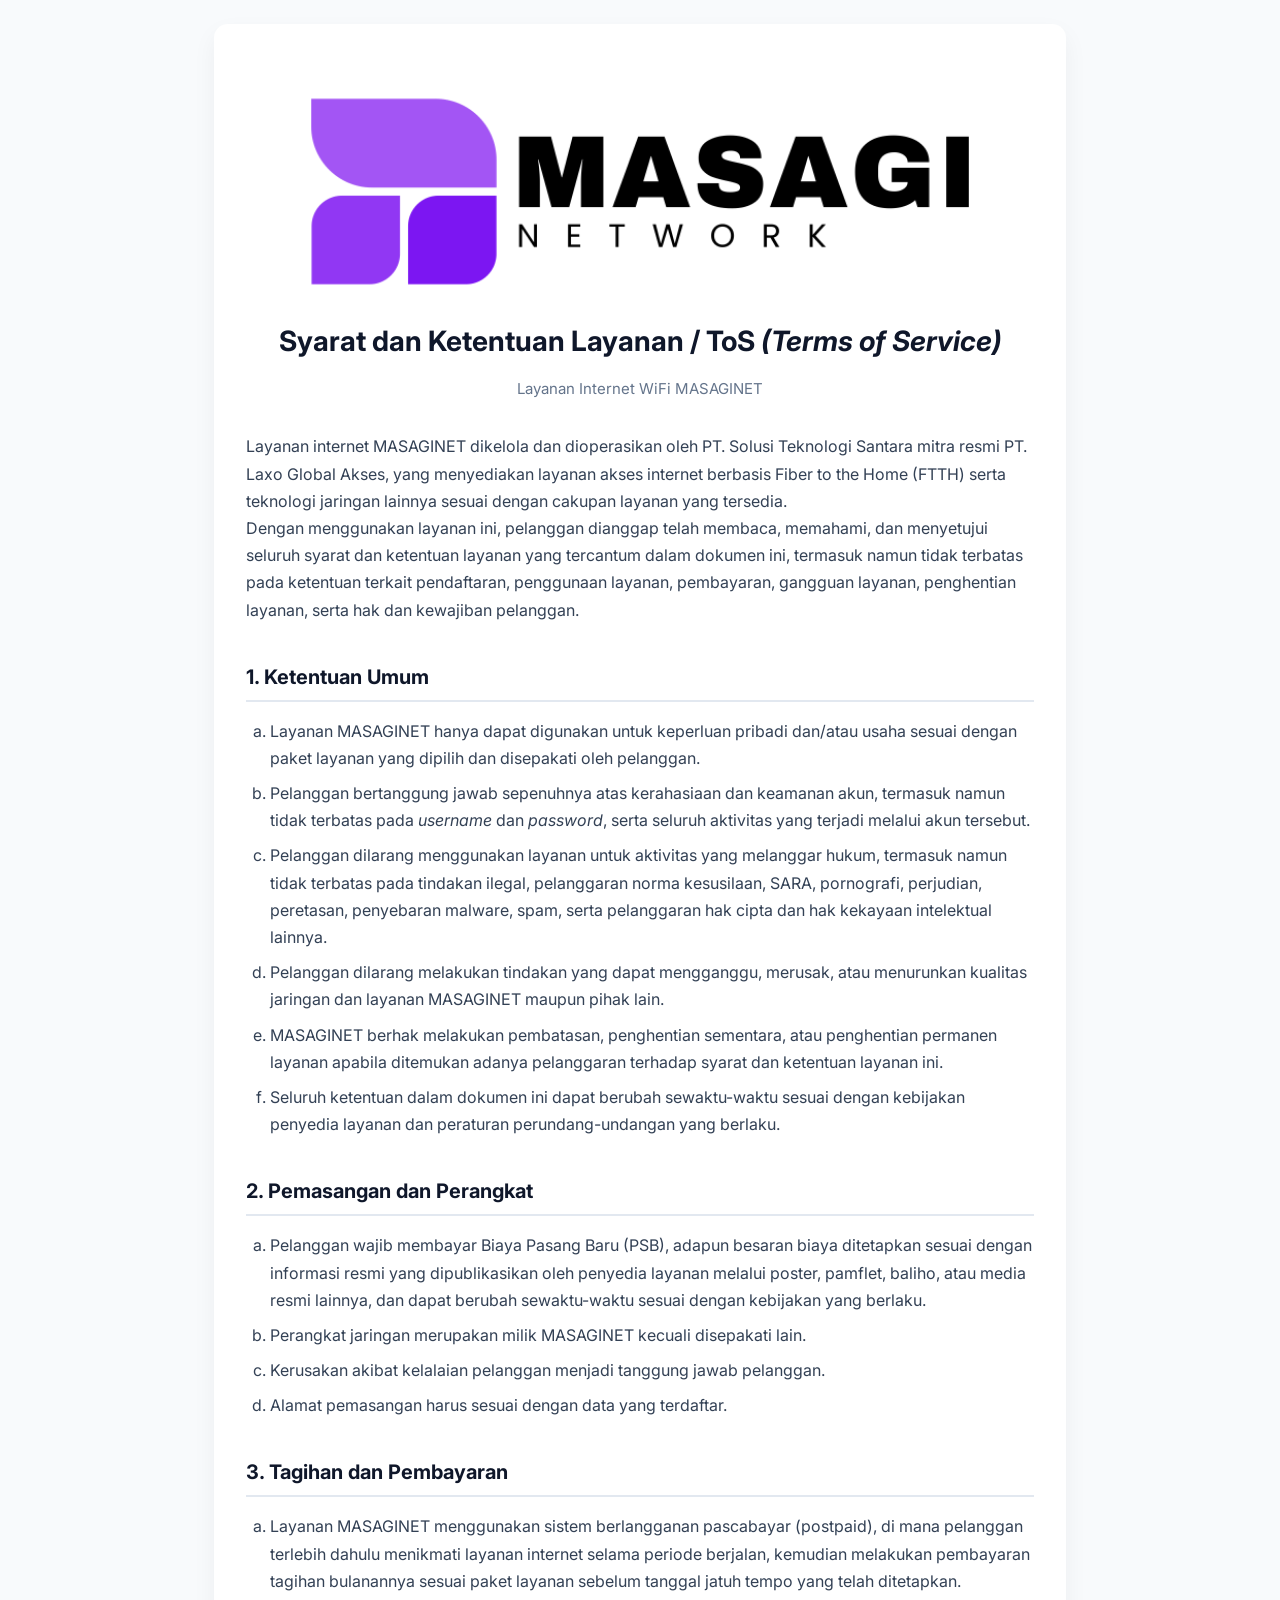
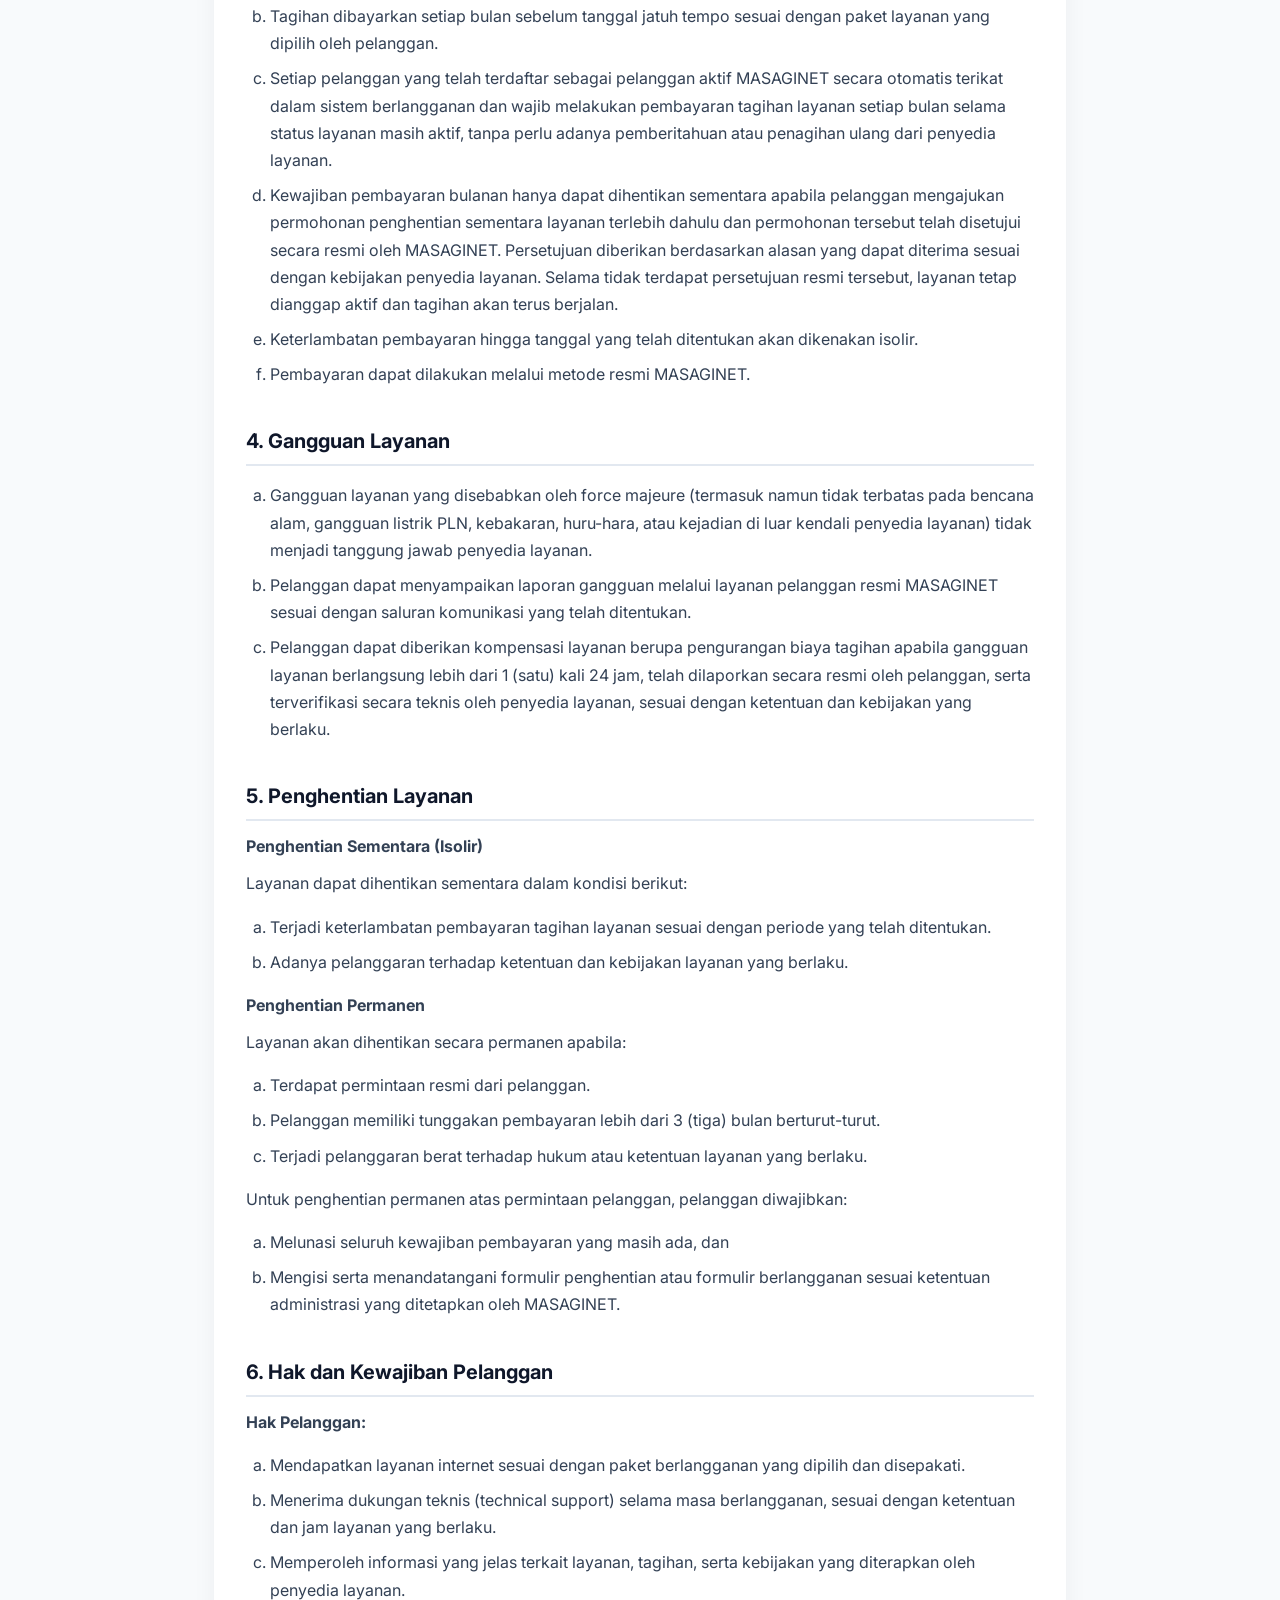
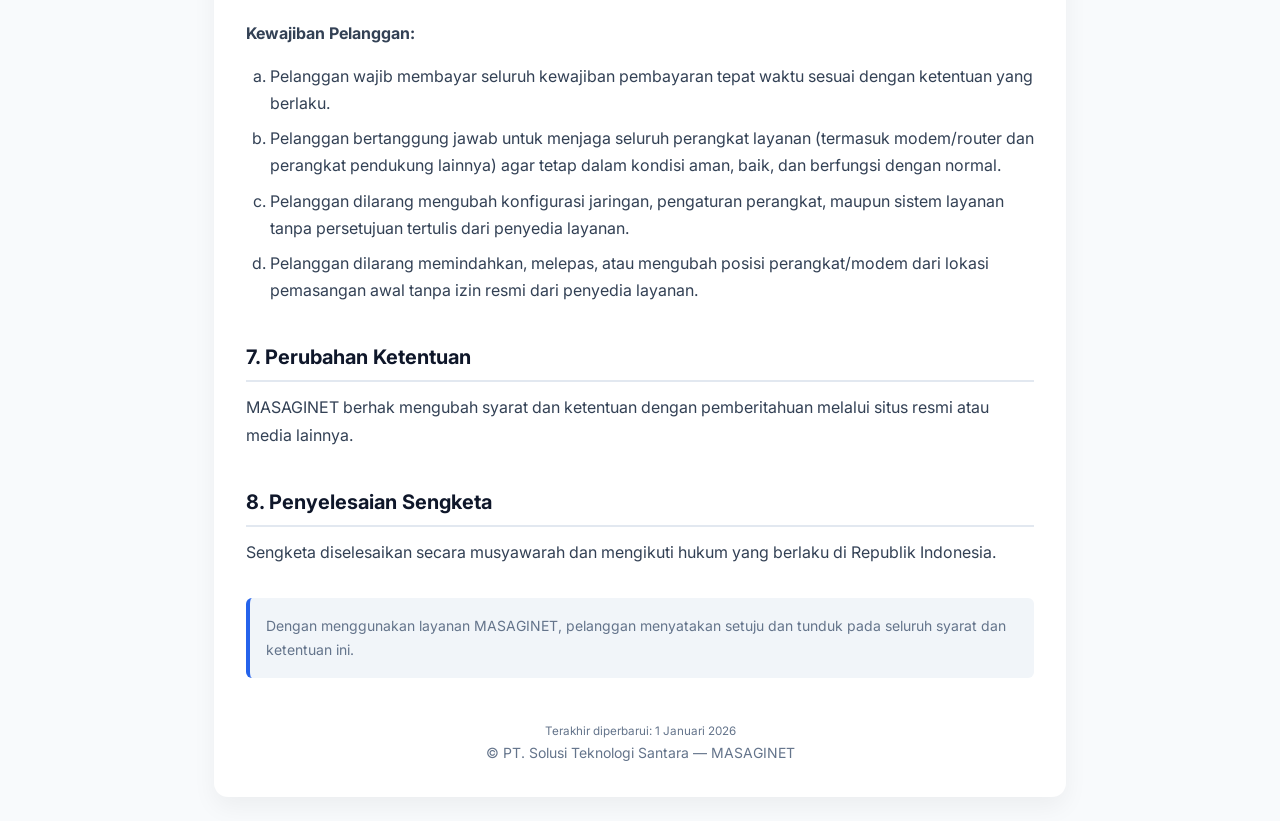
<file: tos/index.html>
<!DOCTYPE html>
<html lang="id">
<head>
    <meta charset="UTF-8">
    <meta name="viewport" content="width=device-width, initial-scale=1.0">
    <title>Syarat & Ketentuan Layanan | MASAGINET</title>

    <!-- Google Font -->
    <link href="https://fonts.googleapis.com/css2?family=Inter:wght@300;400;500;600;700&display=swap" rel="stylesheet">
    <link rel="stylesheet" type="text/css" href="style.css">
</head>
<body>

<div class="container">
    <div class="card">
        <br>
        <img src="logo.png" alt="Logo" class="logo" width="85%">
        <header>
            <h1>Syarat dan Ketentuan Layanan / ToS <i>(Terms of Service)</i></h1>
            <p>Layanan Internet WiFi MASAGINET</p>
        </header>

        <p>Layanan internet MASAGINET dikelola dan dioperasikan oleh PT. Solusi Teknologi Santara mitra resmi PT. Laxo Global Akses, yang menyediakan layanan akses internet berbasis Fiber to the Home (FTTH) serta teknologi jaringan lainnya sesuai dengan cakupan layanan yang tersedia. <br> Dengan menggunakan layanan ini, pelanggan dianggap telah membaca, memahami, dan menyetujui seluruh syarat dan ketentuan layanan yang tercantum dalam dokumen ini, termasuk namun tidak terbatas pada ketentuan terkait pendaftaran, penggunaan layanan, pembayaran, gangguan layanan, penghentian layanan, serta hak dan kewajiban pelanggan.</p>
        
        <h2>1. Ketentuan Umum</h2>
        <ol>
            <li>
                Layanan MASAGINET hanya dapat digunakan untuk keperluan pribadi dan/atau usaha
                sesuai dengan paket layanan yang dipilih dan disepakati oleh pelanggan.
            </li>
            <li>
                Pelanggan bertanggung jawab sepenuhnya atas kerahasiaan dan keamanan akun,
                termasuk namun tidak terbatas pada <em>username</em> dan <em>password</em>,
                serta seluruh aktivitas yang terjadi melalui akun tersebut.
            </li>
            <li>
                Pelanggan dilarang menggunakan layanan untuk aktivitas yang melanggar hukum,
                termasuk namun tidak terbatas pada tindakan ilegal, pelanggaran norma kesusilaan,
                SARA, pornografi, perjudian, peretasan, penyebaran malware, spam, serta
                pelanggaran hak cipta dan hak kekayaan intelektual lainnya.
            </li>
            <li>
                Pelanggan dilarang melakukan tindakan yang dapat mengganggu, merusak,
                atau menurunkan kualitas jaringan dan layanan MASAGINET maupun pihak lain.
            </li>
            <li>
                MASAGINET berhak melakukan pembatasan, penghentian sementara, atau
                penghentian permanen layanan apabila ditemukan adanya pelanggaran terhadap
                syarat dan ketentuan layanan ini.
            </li>
            <li>
                Seluruh ketentuan dalam dokumen ini dapat berubah sewaktu-waktu sesuai dengan
                kebijakan penyedia layanan dan peraturan perundang-undangan yang berlaku.
            </li>
        </ol>

        <h2>2. Pemasangan dan Perangkat</h2>
        <ol>
            <li>Pelanggan wajib membayar Biaya Pasang Baru (PSB), adapun besaran biaya ditetapkan sesuai dengan informasi resmi yang dipublikasikan oleh penyedia layanan melalui poster, pamflet, baliho, atau media resmi lainnya, dan dapat berubah sewaktu-waktu sesuai dengan kebijakan yang berlaku.</li>
            <li>Perangkat jaringan merupakan milik MASAGINET kecuali disepakati lain.</li>
            <li>Kerusakan akibat kelalaian pelanggan menjadi tanggung jawab pelanggan.</li>
            <li>Alamat pemasangan harus sesuai dengan data yang terdaftar.</li>
        </ol>

        <h2>3. Tagihan dan Pembayaran</h2>
        <ol>
        <li>
            Layanan MASAGINET menggunakan sistem berlangganan pascabayar (postpaid), di mana pelanggan terlebih dahulu menikmati layanan internet selama periode berjalan, kemudian melakukan pembayaran tagihan bulanannya sesuai paket layanan sebelum tanggal jatuh tempo yang telah ditetapkan.
        </li>

        <li>
            Tagihan dibayarkan setiap bulan sebelum tanggal jatuh tempo sesuai dengan paket layanan yang dipilih oleh pelanggan.
        </li>

        <li>
            Setiap pelanggan yang telah terdaftar sebagai pelanggan aktif MASAGINET secara otomatis terikat dalam sistem berlangganan dan wajib melakukan pembayaran tagihan layanan setiap bulan selama status layanan masih aktif, tanpa perlu adanya pemberitahuan atau penagihan ulang dari penyedia layanan.
        </li>

        <li>
            Kewajiban pembayaran bulanan hanya dapat dihentikan sementara apabila pelanggan mengajukan permohonan penghentian sementara layanan terlebih dahulu dan permohonan tersebut telah disetujui secara resmi oleh MASAGINET. Persetujuan diberikan berdasarkan alasan yang dapat diterima sesuai dengan kebijakan penyedia layanan. Selama tidak terdapat persetujuan resmi tersebut, layanan tetap dianggap aktif dan tagihan akan terus berjalan.
        </li>

        <li>
            Keterlambatan pembayaran hingga tanggal yang telah ditentukan akan dikenakan isolir.
        </li>

        <li>
            Pembayaran dapat dilakukan melalui metode resmi MASAGINET.
        </li>
        </ol>

        <h2>4. Gangguan Layanan</h2>
        <ol>
            <li>Gangguan layanan yang disebabkan oleh force majeure (termasuk namun tidak terbatas pada bencana alam, gangguan listrik PLN, kebakaran, huru-hara, atau kejadian di luar kendali penyedia layanan) tidak menjadi tanggung jawab penyedia layanan.</li>
            <li>Pelanggan dapat menyampaikan laporan gangguan melalui layanan pelanggan resmi MASAGINET sesuai dengan saluran komunikasi yang telah ditentukan.</li>
            <li>Pelanggan dapat diberikan kompensasi layanan berupa pengurangan biaya tagihan apabila gangguan layanan berlangsung lebih dari 1 (satu) kali 24 jam, telah dilaporkan secara resmi oleh pelanggan, serta terverifikasi secara teknis oleh penyedia layanan, sesuai dengan ketentuan dan kebijakan yang berlaku.</li>
        </ol>

        <h2>5. Penghentian Layanan</h2>
        <p><strong>Penghentian Sementara (Isolir)</strong></p>
        Layanan dapat dihentikan sementara dalam kondisi berikut:
        <ol>
            <li>Terjadi keterlambatan pembayaran tagihan layanan sesuai dengan periode yang telah ditentukan.</li>
            <li>Adanya pelanggaran terhadap ketentuan dan kebijakan layanan yang berlaku.</li>
        </ol>

        <p><strong>Penghentian Permanen</strong></p>
        Layanan akan dihentikan secara permanen apabila:
        <ol>
            <li>Terdapat permintaan resmi dari pelanggan.</li>
            <li>Pelanggan memiliki tunggakan pembayaran lebih dari 3 (tiga) bulan berturut-turut.</li>
            <li>Terjadi pelanggaran berat terhadap hukum atau ketentuan layanan yang berlaku.</li>
        </ol>
        <p>Untuk penghentian permanen atas permintaan pelanggan, pelanggan diwajibkan:</p>
        <ol>
            <li>Melunasi seluruh kewajiban pembayaran yang masih ada, dan</li>
            <li>Mengisi serta menandatangani formulir penghentian atau formulir berlangganan sesuai ketentuan administrasi yang ditetapkan oleh MASAGINET.</li>
        </ol>
        
        <h2>6. Hak dan Kewajiban Pelanggan</h2>
        <p><strong>Hak Pelanggan:</strong></p>
        <ol>
            <li>Mendapatkan layanan internet sesuai dengan paket berlangganan yang dipilih dan disepakati.</li>
            <li>Menerima dukungan teknis (technical support) selama masa berlangganan, sesuai dengan ketentuan dan jam layanan yang berlaku.</li>
            <li>Memperoleh informasi yang jelas terkait layanan, tagihan, serta kebijakan yang diterapkan oleh penyedia layanan.</li>
        </ol>

        <p><strong>Kewajiban Pelanggan:</strong></p>
        <ol>
            <li>Pelanggan wajib membayar seluruh kewajiban pembayaran tepat waktu sesuai dengan ketentuan yang berlaku.</li>
            <li>Pelanggan bertanggung jawab untuk menjaga seluruh perangkat layanan (termasuk modem/router dan perangkat pendukung lainnya) agar tetap dalam kondisi aman, baik, dan berfungsi dengan normal.</li>
            <li>Pelanggan dilarang mengubah konfigurasi jaringan, pengaturan perangkat, maupun sistem layanan tanpa persetujuan tertulis dari penyedia layanan.</li>
            <li>Pelanggan dilarang memindahkan, melepas, atau mengubah posisi perangkat/modem dari lokasi pemasangan awal tanpa izin resmi dari penyedia layanan.</li>
        </ol>

        <h2>7. Perubahan Ketentuan</h2>
        <p>
            MASAGINET berhak mengubah syarat dan ketentuan dengan pemberitahuan melalui situs resmi atau media lainnya.
        </p>

        <h2>8. Penyelesaian Sengketa</h2>
        <p>
            Sengketa diselesaikan secara musyawarah dan mengikuti hukum yang berlaku
            di Republik Indonesia.
        </p>

        <div class="note">
            Dengan menggunakan layanan MASAGINET, pelanggan menyatakan setuju
            dan tunduk pada seluruh syarat dan ketentuan ini.
        </div>

        <footer>
            <small class="text-muted">Terakhir diperbarui: 1 Januari 2026</small><br> 
            © PT. Solusi Teknologi Santara — MASAGINET
        </footer>

    </div>
</div>

</body>
</html>
</file>
<file: tos/style.css>
:root {
            --primary: #0f172a;
            --secondary: #2563eb;
            --bg: #f8fafc;
            --card: #ffffff;
            --text: #334155;
            --muted: #64748b;
            --border: #e2e8f0;
        }

        * {
            box-sizing: border-box;
        }

        body {
            margin: 0;
            font-family: 'Inter', sans-serif;
            background: var(--bg);
            color: var(--text);
            line-height: 1.7;
        }

        .container {
            max-width: 900px;
            margin: auto;
            padding: 24px;
        }

        .card {
            background: var(--card);
            border-radius: 14px;
            padding: 32px;
            box-shadow: 0 10px 25px rgba(0,0,0,.05);
        }

        .logo {
        display: block;
        margin: 0 auto;
        }

        header {
            text-align: center;
            margin-bottom: 32px;
        }

        header h1 {
            font-size: 28px;
            margin-bottom: 8px;
            color: var(--primary);
        }

        header p {
            color: var(--muted);
            font-size: 15px;
        }

        h2 {
            font-size: 20px;
            margin-top: 36px;
            margin-bottom: 12px;
            padding-bottom: 6px;
            border-bottom: 2px solid var(--border);
            color: var(--primary);
        }

        p {
            margin: 10px 0;
        }

        ol {
            padding-left: 24px;
            list-style-type: lower-alpha; /* a, b, c, d */
        }

        ol li {
            margin-bottom: 8px;
        }

        ul {
            padding-left: 20px;
            margin-top: 6px;
        }

        .note {
            margin-top: 32px;
            padding: 16px;
            background: #f1f5f9;
            border-left: 4px solid var(--secondary);
            border-radius: 6px;
            font-size: 14px;
            color: var(--muted);
        }

        footer {
            text-align: center;
            margin-top: 40px;
            font-size: 14px;
            color: var(--muted);
        }

        @media (max-width: 600px) {
            header h1 {
                font-size: 22px;
            }

            .card {
                padding: 20px;
            }

            h2 {
                font-size: 18px;
            }
        }
</file>
